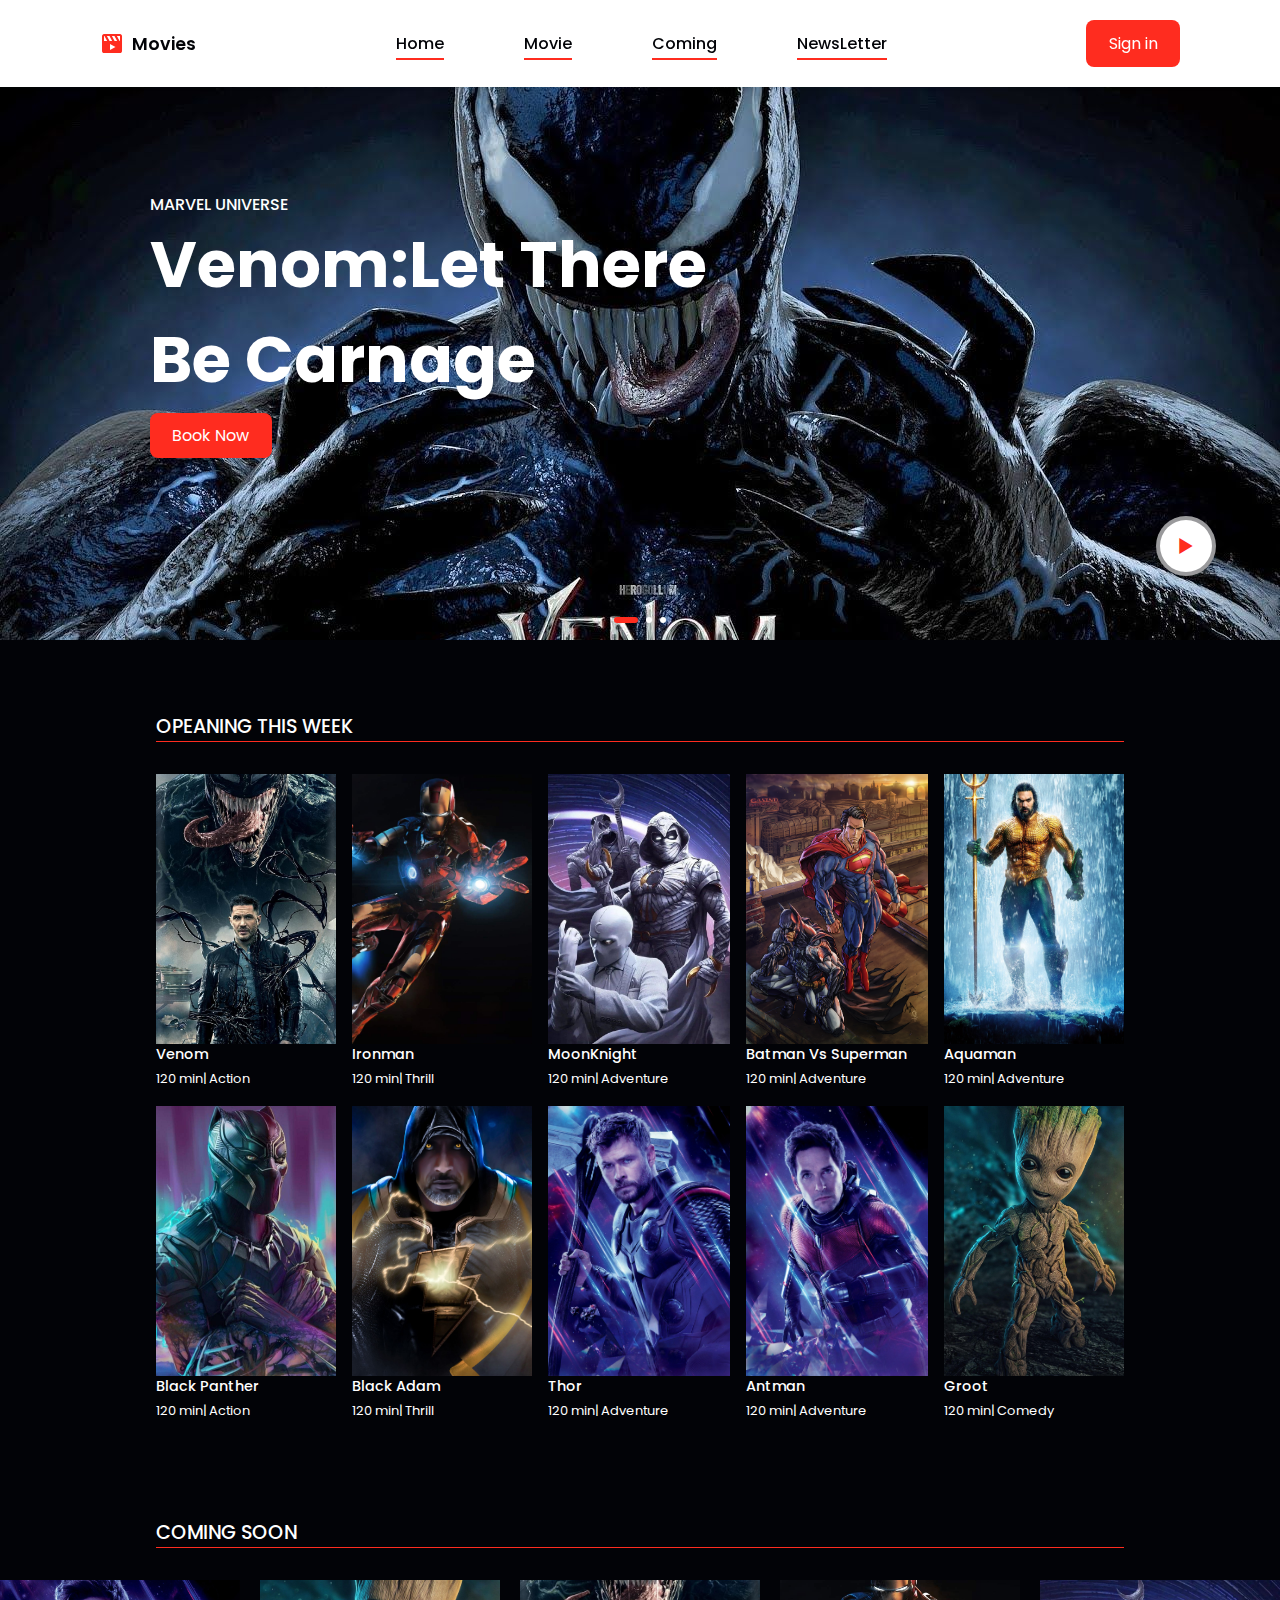
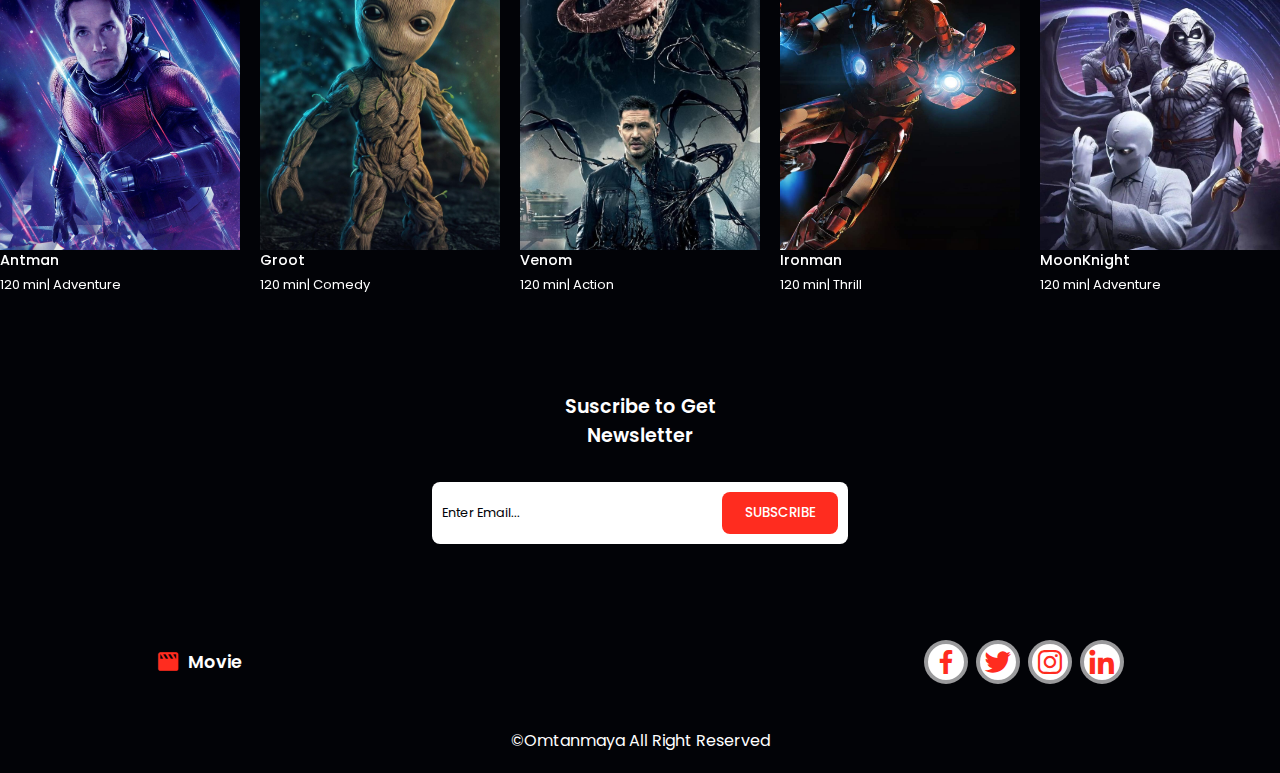
<file: index.html>
<!DOCTYPE html>
<html lang="en">
<head>
    <meta charset="UTF-8">
    <meta http-equiv="X-UA-Compatible" content="IE=edge">
    <meta name="viewport" content="width=device-width, initial-scale=1.0">
    <title>Responsive Movie Website </title>
    <link rel="stylesheet" href="style.css">
    <!-- Box Icon -->
    <link rel="stylesheet"
  href="https://cdn.jsdelivr.net/npm/boxicons@latest/css/boxicons.min.css">
  <!-- Link Swiper's CSS -->
  <link rel="stylesheet" href="https://cdn.jsdelivr.net/npm/swiper@8/swiper-bundle.min.css" />
</head>
<body>
    <!-- NavBar -->
    <header class="shadow">
        <a href="#" class="logo">
            <i class='bx bxs-movie-play'></i> Movies
        </a>
       <div class="bx bx-menu " id="menu-icon"></div> 
          <!-- Menu -->
          <ul class="navbar">
            <li> <a href="#home" class="home-active">Home</a></li>
            <li> <a href="#movie">Movie</a></li>
            <li> <a href="#coming">Coming</a></li>
            <li> <a href="#newsletter">NewsLetter</a></li>
         </ul>
         <a href="#" class="btn">Sign in</a>
    </header>
    <!-- Home -->
     <section class="home swiper" id="home">
        <!-- Box 1 -->
        <div class="swiper-wrapper">
            <div class="swiper-slide container">
                <img src="VENOM 2018_   The Night  -  Disturbed.jpg" alt=" Venom">
                <div class="home-text">
                    <span>Marvel Universe</span>
                    <h1> Venom:Let There<br>Be Carnage</h1>
                    <a href="#" class="btn">Book Now</a>
                    <a href="#" class="play">
                        <i class='bx bx-play'></i>   
                    </a>
                </div>
            </div>
            <!-- Box 2-->
            <div class="swiper-slide container">
                <img src="Avengers Infinity War Fullscreen Wallpaper for Desktop.jpg" alt=" Venom">
                <div class="home-text">
                    <span>Marvel Universe</span>
                    <h1>Avengers:<br>Infinity War</h1>
                    <a href="#" class="btn">Book Now</a>
                    <a href="#" class="play">
                        <i class='bx bx-play'></i>   
                    </a>
                </div>
            </div>
            <!-- Box 3 -->
            <div class="swiper-slide container">
                <img src="Spiderman No Way Home.jpg" alt=" Venom">
                <div class="home-text">
                    <span>Marvel Universe</span>
                    <h1> Spider-Man<br>Far Form Home</h1>
                    <a href="#" class="btn">Book Now</a>
                    <a href="#" class="play">
                        <i class='bx bx-play'></i>   
                    </a>
                </div>
            </div>
            </div>
           <div class="swiper-pagination"></div>
        </section>
        <!-- Movie -->
        <section class="movie" id="movie">
            <h2 class="heading">Opeaning This Week</h2>
            <!-- Movie container -->
            <div class="movies-container">
                <!-- Box 1 -->
                <div class="box">
                <div class="box-img">
                    <img src="image1.jpg" alt="">
                </div>
                <h3>Venom </h3>
                <span>120 min| Action</span>
             </div>
           
            <!-- Box 2 -->
            <div class="box">
                <div class="box-img">
                    <img src="Iron Man  .jpg" alt="">
                </div>
                <h3>Ironman </h3>
                <span>120 min| Thrill</span>
             </div>
            
            <!-- Box 3 -->
            <div class="box">
                <div class="box-img">
                    <img src="MoonKnight.jpg" alt="">
                </div>
                <h3>MoonKnight </h3>
                <span>120 min| Adventure</span>
             </div>
            
              
            
             <!-- Box 4-->
             <div class="box">
                <div class="box-img">
                    <img src="batman.png" alt="">
                </div>
                <h3>Batman Vs Superman </h3>
                <span>120 min| Adventure</span>
             </div>
            
             <!-- Box 5 -->
             <div class="box">
                <div class="box-img">
                    <img src="Aquaman, .jpg" alt="">
                </div>
                <h3> Aquaman </h3>
                <span>120 min| Adventure</span>
             </div>
            
            <!-- Box 6 -->
            <div class="box">
                <div class="box-img">
                    <img src="Black panther  .jpg" alt="">
                </div>
                <h3> Black Panther</h3>
                <span>120 min| Action</span>
             </div>
            
            <!-- Box 7 -->
            <div class="box">
                <div class="box-img">
                    <img src="Black Adam .jpg" alt="">
                </div>
                <h3> Black Adam  </h3>
                <span>120 min| Thrill</span>
             </div>
            
            <!-- Box 8 -->
            <div class="box">
                <div class="box-img">
                    <img src="Thor.jpg" alt="">
                </div>
                <h3> Thor</h3>
                <span>120 min| Adventure</span>
             </div>
            
            <!-- Box 9 -->
            <div class="box">
                <div class="box-img">
                    <img src="Antman.jpg" alt="">
                </div>
                <h3> Antman </h3>
                <span>120 min| Adventure</span>
             </div>
            
            <!-- Box 10 -->
            <div class="box">
                <div class="box-img">
                    <img src="Baby Groot.jpg" alt="">
                </div>
                <h3> Groot</h3>
                <span>120 min| Comedy</span>
             </div>
            </div>
        </div>
        </section>
        <!-- Coming -->
        <section class="coming" id="coming">
            <h2 class="heading">Coming Soon</h2>
            <!-- Coming Container -->
            <div class="coming-container swiper">
                <div class="swiper-wrapper">

                
                <!-- Box 1 -->
                <div class=" swiper-slide box">
                    <div class="box-img">
                        <img src="image1.jpg" alt="">
                    </div>
                    <h3>Venom </h3>
                    <span>120 min| Action</span>
                 </div>
               
                <!-- Box 2 -->
                <div class=" swiper-slide box">
                    <div class="box-img">
                        <img src="Iron Man  .jpg" alt="">
                    </div>
                    <h3>Ironman </h3>
                    <span>120 min| Thrill</span>
                 </div>
                
                <!-- Box 3 -->
                <div class="swiper-slide box">
                    <div class="box-img">
                        <img src="MoonKnight.jpg" alt="">
                    </div>
                    <h3>MoonKnight </h3>
                    <span>120 min| Adventure</span>
                 </div>
                
                  
                
                 <!-- Box 4-->
                 <div class="swiper-slide box">
                    <div class="box-img">
                        <img src="batman.png" alt="">
                    </div>
                    <h3>Batman Vs Superman </h3>
                    <span>120 min| Adventure</span>
                 </div>
                
                 <!-- Box 5 -->
                 <div class=" swiper-slide box">
                    <div class=" box-img">
                        <img src="Aquaman, .jpg" alt="">
                    </div>
                    <h3> Aquaman </h3>
                    <span>120 min| Adventure</span>
                 </div>
                
                <!-- Box 6 -->
                <div class=" swiper-slide box">
                    <div class="box-img">
                        <img src="Black panther  .jpg" alt="">
                    </div>
                    <h3> Black Panther</h3>
                    <span>120 min| Action</span>
                 </div>
                
                <!-- Box 7 -->
                <div class=" swiper-slide box">
                    <div class="box-img">
                        <img src="Black Adam .jpg" alt="">
                    </div>
                    <h3> Black Adam  </h3>
                    <span>120 min| Thrill</span>
                 </div>
                
                <!-- Box 8 -->
                <div class=" swiper-slide box">
                    <div class="box-img">
                        <img src="Thor.jpg" alt="">
                    </div>
                    <h3> Thor</h3>
                    <span>120 min| Adventure</span>
                 </div>
                
                <!-- Box 9 -->
                <div class=" swiper-slide box">
                    <div class="box-img">
                        <img src="Antman.jpg" alt="">
                    </div>
                    <h3> Antman </h3>
                    <span>120 min| Adventure</span>
                 </div>
                
                <!-- Box 10 -->
                <div class=" swiper-slide box">
                    <div class="box-img">
                        <img src="Baby Groot.jpg" alt="">
                    </div>
                    <h3> Groot</h3>
                    <span>120 min| Comedy</span>
                 </div>
                </div>
            </div>
        </div>
        </section>
        <!-- NewsLetter -->
        <section class="newsletter" id="newsletter">
            <h2>Suscribe to Get <br>Newsletter</h2>
            <form action="">
                <input type="email"  class="email" placeholder="Enter Email..." required>
                <input type="submit" value="Subscribe" class="btn">
            </form>
        </section>
        <!-- Footer -->
        <section class="footer">
            <a href="#" class="logo">
                <i class="bx bxs-movie"></i>Movie
            </a>
            <div class="social">
                <a href="#"><i class='bx bxl-facebook'></i></a>
                <a href="#"><i class='bx bxl-twitter'></i></a>
                <a href="#"><i class='bx bxl-instagram'></i></a>
                <a href="#"><i class='bx bxl-linkedin'></i></a>
                
            </div>
        </section>
        <!-- Copyright -->
        <div class="copyright">
            <p>&#169;Omtanmaya All Right Reserved</p>
        </div>
        
      <!-- Swiper JS -->
  <script src="https://cdn.jsdelivr.net/npm/swiper@8/swiper-bundle.min.js"></script>

  <!-- Link To Custom js -->
  <script src="main.js"></script>
</body>
</html>
</file>
<file: style.css>
/* Google fonts */
@import url('https://fonts.googleapis.com/css2?family=Balsamiq+Sans:ital@1&family=Poppins:ital,wght@0,300;1,300;1,500;1,600&display=swap');
*
{
    font-family: 'Poppins', sans-serif;
    margin: 0;
    padding: 0;
    box-sizing: border-box;
    list-style:none;
    text-decoration: none;
    scroll-padding-top:2rem ;
    scroll-behavior: none;
}
/* Some Variable */
:root{
    --main-color:#ff2c1f;
    --text-color:#020307;
    --bg-color:#fff;
}
/* Scroll bar Custom */
html::-webkit-scrollbar
{
    background-color: var(--text-color);
}
html::-webkit-scrollbar-thumb
{
    background: var(--main-color);
    border-radius: 5rem;
}
body{
    background: var(--text-color);
    color:var(--bg-color);
}
section{
    padding: 4.5rem 0 1.5rem;
}
header
{
  position: fixed;
  width: 100%; 
  top: 0;
  right: 0;
  z-index: 1000;
  display: flex;
  align-items: center;
  justify-content: space-between;
  padding: 20px 100px; 
  transition: 0.5s;
  /* background: var(--main-color); */

}
header.shadow
{
  background:var(--bg-color);  
  box-shadow: 0 0 4px rgb(14 55 54 /15%);
}
header.shadow .navbar a
{
    color:var(--text-color);
}
header.shadow .logo
{
color: var(--text-color);
}
.logo
{
    font-size: 1.1rem;
    font-weight: 600;
    color: var(--bg-color);
    display: flex;
    align-items: center;
    column-gap: 0.5rem;
}
.logo .bx
{
font-size: 24px;
color: var(--main-color);
}
.navbar
{
    display: flex;
    column-gap:5rem;
}
.navbar li
{
    position: relative;
}
.navbar a{
   font-size:1rem ;
   font-weight:500 ; 
   color:var(--bg-color) ;
}
.navbar a::after
{
    content: "";
    width: 100%;
    height: 2px;
    background-color: var(--main-color);
    position: absolute;
    bottom: -4px;
    left: 0;
    transition: 0.4s all linear;

}
.navbar a:hover::after,
.navbar.home-active::after
{
    width: 100%;
}
#menu-icon
{
    font-size: 24px;
    cursor: pointer;
    z-index: 1000001;
    display: none;
}
.btn
{
   padding: 0.7rem 1.4rem; 
   background-color: var(--main-color);
   color: var(--bg-color);
   font-weight: 400;
   border-radius: 0.5rem;
}
.btn:hover
{
    background:#fa1216;

}
.container
{
   width: 100%;
   min-height: 640px;
   position: relative;
   display: flex;
   align-items: center;
   background: rgb(2,3,7, 0.4);

}
.container img{
    position: absolute;
    width: 100%;
    height: 100%;
    object-fit: cover;
    object-position: center;
    z-index: -1;
}
.swiper-pagination-bullet
{
width:6px !important;
height: 6px !important;
border-radius: 0.2rem !important;
background-color: var(--bg-color) !important;
opacity: 1 !important;
}
.swiper-pagination-bullet-active
{
    width: 1.5em !important;
    background:var(--main-color) !important;
}
.home-text
{
    z-index: 1000;
    padding: 0 150px;
}
.home-text span{
    color: var(--bg-color);
    font-weight: 500;
    text-transform: uppercase;
}
.home-text h1{
    color: var(--bg-color);
    font-size: 4rem;
    font-weight: 700;
    margin-bottom: 1rem;
}
.play
{
    position: absolute;
    right: 4rem;
    bottom: 10%;
}
.play .bx{
    background-color: var(--bg-color);
    padding: 10px;
    font-size: 2rem;
    border-radius: 50%;
    border: 4px solid rgb(2,3,7, 0.4);
    color: var(--main-color);
}
.play .bx:hover{
    background:var(--main-color);
    color: var(--bg-color);
    transition: 0.2s all linear;
}
.heading
{
    max-width: 968px;
    margin-left: auto;
    margin-right: auto;
    font-size: 1.2rem;
    font-weight: 500;
    text-transform: uppercase;
    border-bottom: 1px solid var(--main-color);
}
.movies-container
{
    max-width: 968px;
    margin-right: auto;
    margin-left: auto;
    display: grid;
    grid-template-columns: repeat(auto-fit,minmax(180px,auto));
    gap: 1rem;
    margin-top: 2rem;
}
.box .box-img
{
    width: 100%;
    height: 270px;
}
.box .box-img img
{
    width: 100%;
    height: 100%;
    object-fit: cover;
}
.box .box-img img:hover
{
    transform:translateY(-10px) ;
    transition: 0.2s all linear;
}
.box h3{
    font-size: 0.9rem;
    font-weight: 500;
}
.box span{
    font-size: 13px;
}
.coming-container
{
    display: grid;
    gap: 1rem;
    margin-left: auto;
    margin-right: auto;
    margin-top: 2rem;
}
.coming-container .box-img img:hover
{
    transform: translateY(0);
}
.coming-container .box{
    width: 100px;
}
.newsletter
{
   max-width: 968px;
   margin-left: auto;
   margin-right: auto;
   display:flex;
   flex-direction: column;
   align-items:center;
   justify-content: center;
   row-gap: 2rem;
}
.newsletter h2{
    text-align: center;
    font-size: 1.2rem;
    font-weight: 600;
}
.newsletter form{
    background-color: var(--bg-color);
    padding: 10px;
    border-radius: 0.5rem;
    display: flex;
    align-items: center;
}
.newsletter form input{
    border: none;
    outline: none;
}
.newsletter form .email
{
width: 280px;
}
.newsletter form input::placeholder
{
    color: var(--text-color);
    font-size: 0.8rem;
    font-weight: 400;
}
.newsletter .btn{
    text-transform: uppercase;
    font-weight: 500;
    cursor: pointer;
}
.footer
{
max-width: 968px;
margin-left: auto;
margin-right: auto;
display: flex;
justify-content:space-between;
}
.social
{
   display: flex;
   align-items: center;
   column-gap: 0.5rem;

}
.social .bx{
    background: var(--bg-color);
    padding: 2px;
    font-size: 2rem;
    border-radius: 50%;
    border: 4px solid rgb(2,3,7, 0.4);
    color: var(--main-color);
}
.social .bx:hover
{
    background: var(--main-color);
    color: var(--bg-color);
    transition: 0.2s all linear;
}
.copyright
{
    padding: 20px;
    text-align: center;
    color: var(--bg-color);
}
@media (max-width:1080px)
{
    .home-text
    {
        padding: 0 100px;
    }
}
@media(max-width:991px)
{
    header
    {
        padding: 18px 4%;
    }
    section{
padding: 50px 4%;
    }
    .home-text
    {
        padding:0 4% ;
    }
    .home-text h1{
        height: 1px;
     font-size: 3rem;
    }
}
@media (max-width:774px) {
  header
  {
    padding:12px 4% ;
  }  
  #menu-icon
  {
    display: initial;
    color: var(--bg-color);
  }
  .navbar
  {
   position: absolute;
   top: -570px;
   left: 0;
   right: 0;
   display: flex;
   flex-direction: column;
    background: var(--bg-color);
    row-gap: 1.4rem;
    padding: 20px;
    box-shadow: 4px 4px 0 4px rgb(14 55 54 /15%) ;
    transition: 0.2 all linear;
    text-align: center;

  }
  .navbar a {
    width: 100%;
    color: var(--text-color);
  }
  .navbar a:hover {
    color: var(--main-color);
    border-bottom:2px solid var(--main-color) ;
  }
  .navbar a::after{
    display: none;

  }
  .navbar.active
    {
      top: 100%;  
    }
    .home-text h1{
 font-size: 2.4rem;
    }
    .btn{
        padding: 0.6rem 1.2rem ;
    }
    .movies-container
    {
        grid-template-columns: repeat(auto-fit,minmax(160px,auto));
    }
}
@media (max-width:472px) {
 .newsletter form .email
 {
    width: auto;
 }   
 .footer
 {
    flex-direction: column;
    align-items: center;
    row-gap: 1rem;
 }
    
}
</file>
